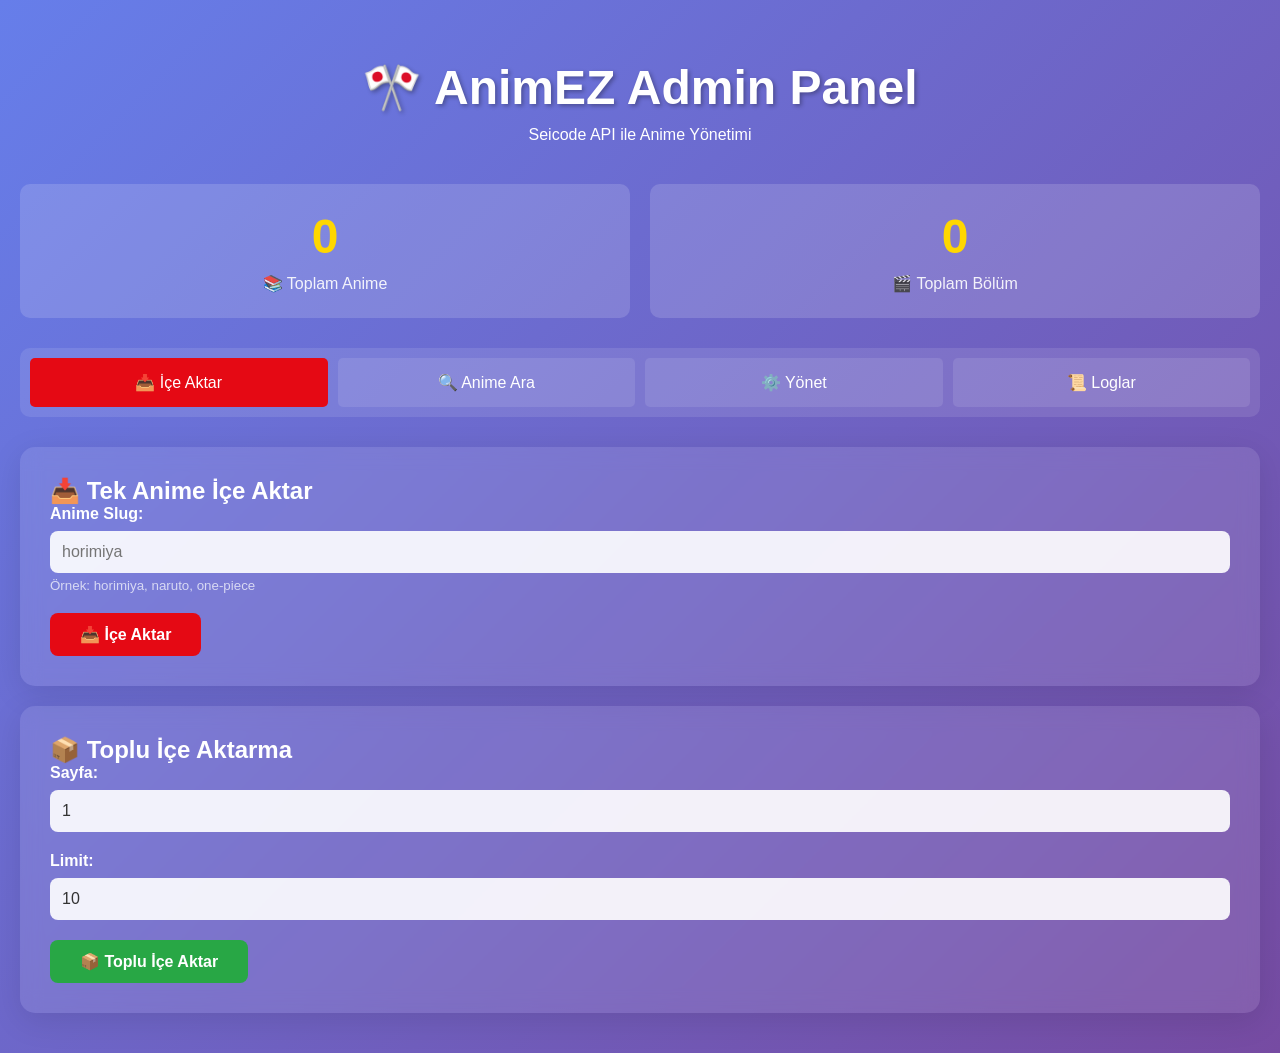
<file: admin.html>
<!DOCTYPE html>
<html lang="tr">
<head>
    <meta charset="UTF-8">
    <meta name="viewport" content="width=device-width, initial-scale=1.0">
    <title>AnimEZ Admin Panel 🎌</title>
    <style>
        * {
            margin: 0;
            padding: 0;
            box-sizing: border-box;
        }
        
        body {
            font-family: 'Segoe UI', Tahoma, Geneva, Verdana, sans-serif;
            background: linear-gradient(135deg, #667eea 0%, #764ba2 100%);
            color: #fff;
            min-height: 100vh;
        }
        
        .container {
            max-width: 1400px;
            margin: 0 auto;
            padding: 20px;
        }
        
        header {
            text-align: center;
            padding: 40px 0;
        }
        
        header h1 {
            font-size: 48px;
            margin-bottom: 10px;
            text-shadow: 2px 2px 4px rgba(0,0,0,0.3);
        }
        
        .tabs {
            display: flex;
            gap: 10px;
            margin-bottom: 30px;
            background: rgba(255,255,255,0.1);
            padding: 10px;
            border-radius: 10px;
        }
        
        .tab {
            flex: 1;
            padding: 15px;
            background: rgba(255,255,255,0.1);
            border: none;
            color: #fff;
            cursor: pointer;
            border-radius: 5px;
            font-size: 16px;
            transition: all 0.3s;
        }
        
        .tab:hover {
            background: rgba(255,255,255,0.2);
        }
        
        .tab.active {
            background: #e50914;
        }
        
        .tab-content {
            display: none;
        }
        
        .tab-content.active {
            display: block;
        }
        
        .card {
            background: rgba(255,255,255,0.1);
            backdrop-filter: blur(10px);
            padding: 30px;
            border-radius: 15px;
            margin-bottom: 20px;
            box-shadow: 0 8px 32px rgba(0,0,0,0.1);
        }
        
        .form-group {
            margin-bottom: 20px;
        }
        
        .form-group label {
            display: block;
            margin-bottom: 8px;
            font-weight: 600;
        }
        
        .form-group input,
        .form-group select {
            width: 100%;
            padding: 12px;
            border-radius: 8px;
            border: none;
            background: rgba(255,255,255,0.9);
            color: #333;
            font-size: 16px;
        }
        
        .btn {
            padding: 12px 30px;
            border: none;
            border-radius: 8px;
            font-size: 16px;
            cursor: pointer;
            transition: all 0.3s;
            font-weight: 600;
        }
        
        .btn-primary {
            background: #e50914;
            color: #fff;
        }
        
        .btn-primary:hover {
            background: #f40612;
            transform: translateY(-2px);
        }
        
        .btn-success {
            background: #28a745;
            color: #fff;
        }
        
        .btn-success:hover {
            background: #218838;
        }
        
        .stats-grid {
            display: grid;
            grid-template-columns: repeat(auto-fit, minmax(200px, 1fr));
            gap: 20px;
            margin-bottom: 30px;
        }
        
        .stat-card {
            background: rgba(255,255,255,0.15);
            padding: 25px;
            border-radius: 10px;
            text-align: center;
        }
        
        .stat-number {
            font-size: 48px;
            font-weight: bold;
            color: #ffd700;
            margin-bottom: 10px;
        }
        
        .stat-label {
            font-size: 16px;
            opacity: 0.9;
        }
        
        .anime-grid {
            display: grid;
            grid-template-columns: repeat(auto-fill, minmax(200px, 1fr));
            gap: 20px;
            margin-top: 20px;
        }
        
        .anime-card {
            background: rgba(255,255,255,0.1);
            border-radius: 10px;
            overflow: hidden;
            cursor: pointer;
            transition: transform 0.3s;
        }
        
        .anime-card:hover {
            transform: translateY(-5px);
        }
        
        .anime-card img {
            width: 100%;
            height: 280px;
            object-fit: cover;
        }
        
        .anime-info {
            padding: 15px;
        }
        
        .anime-title {
            font-weight: 600;
            margin-bottom: 5px;
            white-space: nowrap;
            overflow: hidden;
            text-overflow: ellipsis;
        }
        
        .log-container {
            background: #000;
            color: #0f0;
            padding: 20px;
            border-radius: 10px;
            height: 400px;
            overflow-y: auto;
            font-family: 'Courier New', monospace;
            font-size: 14px;
        }
        
        .log-entry {
            margin-bottom: 5px;
        }
        
        .loading {
            text-align: center;
            padding: 40px;
        }
        
        .spinner {
            border: 4px solid rgba(255,255,255,0.3);
            border-top: 4px solid #fff;
            border-radius: 50%;
            width: 40px;
            height: 40px;
            animation: spin 1s linear infinite;
            margin: 0 auto;
        }
        
        @keyframes spin {
            0% { transform: rotate(0deg); }
            100% { transform: rotate(360deg); }
        }
        
        .btn-group {
            display: flex;
            gap: 10px;
            margin-top: 20px;
        }
    </style>
</head>
<body>
    <div class="container">
        <header>
            <h1>🎌 AnimEZ Admin Panel</h1>
            <p>Seicode API ile Anime Yönetimi</p>
        </header>
        
        <!-- İstatistikler -->
        <div class="stats-grid">
            <div class="stat-card">
                <div class="stat-number" id="totalAnimes">0</div>
                <div class="stat-label">📚 Toplam Anime</div>
            </div>
            <div class="stat-card">
                <div class="stat-number" id="totalEpisodes">0</div>
                <div class="stat-label">🎬 Toplam Bölüm</div>
            </div>
        </div>
        
        <!-- Tabs -->
        <div class="tabs">
            <button class="tab active" onclick="switchTab('import')">📥 İçe Aktar</button>
            <button class="tab" onclick="switchTab('browse')">🔍 Anime Ara</button>
            <button class="tab" onclick="switchTab('manage')">⚙️ Yönet</button>
            <button class="tab" onclick="switchTab('logs')">📜 Loglar</button>
        </div>
        
        <!-- İçe Aktarma Tab -->
        <div id="importTab" class="tab-content active">
            <div class="card">
                <h2>📥 Tek Anime İçe Aktar</h2>
                <div class="form-group">
                    <label>Anime Slug:</label>
                    <input type="text" id="animeSlug" placeholder="horimiya">
                    <small style="opacity: 0.7; display: block; margin-top: 5px;">
                        Örnek: horimiya, naruto, one-piece
                    </small>
                </div>
                <button class="btn btn-primary" onclick="importSingleAnime()">
                    📥 İçe Aktar
                </button>
            </div>
            
            <div class="card">
                <h2>📦 Toplu İçe Aktarma</h2>
                <div class="form-group">
                    <label>Sayfa:</label>
                    <input type="number" id="bulkPage" value="1" min="1">
                </div>
                <div class="form-group">
                    <label>Limit:</label>
                    <input type="number" id="bulkLimit" value="10" min="1" max="50">
                </div>
                <button class="btn btn-success" onclick="importBulk()">
                    📦 Toplu İçe Aktar
                </button>
            </div>
        </div>
        
        <!-- Anime Arama Tab -->
        <div id="browseTab" class="tab-content">
            <div class="card">
                <h2>🔍 Seicode'dan Anime Ara</h2>
                <div class="btn-group">
                    <button class="btn btn-primary" onclick="loadSeicodeAnimes(1)">
                        Sayfa 1
                    </button>
                    <button class="btn btn-primary" onclick="loadSeicodeAnimes(2)">
                        Sayfa 2
                    </button>
                    <button class="btn btn-primary" onclick="loadSeicodeAnimes(3)">
                        Sayfa 3
                    </button>
                </div>
                <div id="seicodeAnimeGrid" class="anime-grid"></div>
            </div>
        </div>
        
        <!-- Yönetim Tab -->
        <div id="manageTab" class="tab-content">
            <div class="card">
                <h2>⚙️ Veritabanındaki Animeler</h2>
                <button class="btn btn-primary" onclick="loadLocalAnimes()">
                    🔄 Yenile
                </button>
                <div id="localAnimeGrid" class="anime-grid"></div>
            </div>
        </div>
        
        <!-- Loglar Tab -->
        <div id="logsTab" class="tab-content">
            <div class="card">
                <h2>📜 İşlem Logları</h2>
                <div class="log-container" id="logContainer"></div>
            </div>
        </div>
    </div>

    <script>
        const API_URL = 'http://localhost:5000';
        
        // Tab değiştirme
        function switchTab(tabName) {
            const tabs = document.querySelectorAll('.tab');
            const contents = document.querySelectorAll('.tab-content');
            
            tabs.forEach(tab => tab.classList.remove('active'));
            contents.forEach(content => content.classList.remove('active'));
            
            event.target.classList.add('active');
            document.getElementById(tabName + 'Tab').classList.add('active');
        }
        
        // Log ekleme
        function log(message, type = 'info') {
            const logContainer = document.getElementById('logContainer');
            const emoji = type === 'success' ? '✅' : type === 'error' ? '❌' : '📌';
            const time = new Date().toLocaleTimeString();
            logContainer.innerHTML += `<div class="log-entry">[${time}] ${emoji} ${message}</div>`;
            logContainer.scrollTop = logContainer.scrollHeight;
        }
        
        // İstatistikleri yükle
        async function loadStats() {
            try {
                const response = await fetch(`${API_URL}/api/admin/stats`);
                const stats = await response.json();
                
                document.getElementById('totalAnimes').textContent = stats.total_animes;
                document.getElementById('totalEpisodes').textContent = stats.total_episodes;
            } catch (error) {
                console.error('Stats yüklenemedi:', error);
            }
        }
        
        // Tek anime içe aktar
        async function importSingleAnime() {
            const slug = document.getElementById('animeSlug').value.trim();
            
            if (!slug) {
                alert('Lütfen anime slug girin!');
                return;
            }
            
            log(`İçe aktarma başlatıldı: ${slug}`);
            
            try {
                const response = await fetch(`${API_URL}/api/admin/import/anime`, {
                    method: 'POST',
                    headers: {'Content-Type': 'application/json'},
                    body: JSON.stringify({ slug })
                });
                
                const result = await response.json();
                
                if (result.success) {
                    log(`${result.anime_title} başarıyla eklendi! (${result.episodes_added} bölüm)`, 'success');
                    loadStats();
                } else {
                    log(`Hata: ${result.error}`, 'error');
                }
            } catch (error) {
                log(`API Hatası: ${error.message}`, 'error');
            }
        }
        
        // Toplu içe aktarma
        async function importBulk() {
            const page = document.getElementById('bulkPage').value;
            const limit = document.getElementById('bulkLimit').value;
            
            log(`Toplu içe aktarma başlatıldı (Sayfa: ${page}, Limit: ${limit})`);
            
            try {
                const response = await fetch(`${API_URL}/api/admin/import/bulk`, {
                    method: 'POST',
                    headers: {'Content-Type': 'application/json'},
                    body: JSON.stringify({ page: parseInt(page), limit: parseInt(limit) })
                });
                
                const result = await response.json();
                
                if (result.success) {
                    log(`Tamamlandı! Başarılı: ${result.successful}, Başarısız: ${result.failed}`, 'success');
                    loadStats();
                } else {
                    log(`Hata: ${result.error}`, 'error');
                }
            } catch (error) {
                log(`API Hatası: ${error.message}`, 'error');
            }
        }
        
        // Seicode'dan animeleri yükle
        async function loadSeicodeAnimes(page = 1) {
            const grid = document.getElementById('seicodeAnimeGrid');
            grid.innerHTML = '<div class="loading"><div class="spinner"></div><p>Yükleniyor...</p></div>';
            
            try {
                const response = await fetch(`${API_URL}/api/admin/seicode/list?page=${page}&limit=20`);
                const result = await response.json();
                
                if (result.success && result.data.data) {
                    grid.innerHTML = '';
                    result.data.data.forEach(anime => {
                        const card = document.createElement('div');
                        card.className = 'anime-card';
                        card.onclick = () => importAnimeFromCard(anime.slug);
                        card.innerHTML = `
                            <img src="${anime.image || 'https://via.placeholder.com/200x280'}" alt="${anime.title}">
                            <div class="anime-info">
                                <div class="anime-title">${anime.title}</div>
                                <small>${anime.slug}</small>
                            </div>
                        `;
                        grid.appendChild(card);
                    });
                }
            } catch (error) {
                grid.innerHTML = '<p>Anime listesi yüklenemedi!</p>';
                log(`Hata: ${error.message}`, 'error');
            }
        }
        
        // Karttan anime içe aktar
        async function importAnimeFromCard(slug) {
            if (confirm(`${slug} animesini içe aktarmak istiyor musunuz?`)) {
                document.getElementById('animeSlug').value = slug;
                switchTab('import');
                await importSingleAnime();
            }
        }
        
        // Yerel animeleri yükle
        async function loadLocalAnimes() {
            const grid = document.getElementById('localAnimeGrid');
            grid.innerHTML = '<div class="loading"><div class="spinner"></div><p>Yükleniyor...</p></div>';
            
            try {
                const response = await fetch(`${API_URL}/api/animes`);
                const animes = await response.json();
                
                grid.innerHTML = '';
                animes.forEach(anime => {
                    const card = document.createElement('div');
                    card.className = 'anime-card';
                    card.innerHTML = `
                        <img src="${anime.image_url || 'https://via.placeholder.com/200x280'}" alt="${anime.title}">
                        <div class="anime-info">
                            <div class="anime-title">${anime.title}</div>
                            <small>⭐ ${anime.rating || 'N/A'} | ${anime.year || 'N/A'}</small>
                        </div>
                    `;
                    grid.appendChild(card);
                });
            } catch (error) {
                grid.innerHTML = '<p>Animeler yüklenemedi!</p>';
            }
        }
        
        // Sayfa yüklendiğinde
        loadStats();
        log('Admin Panel hazır! 🎌');
    </script>
</body>
</html>
</file>
